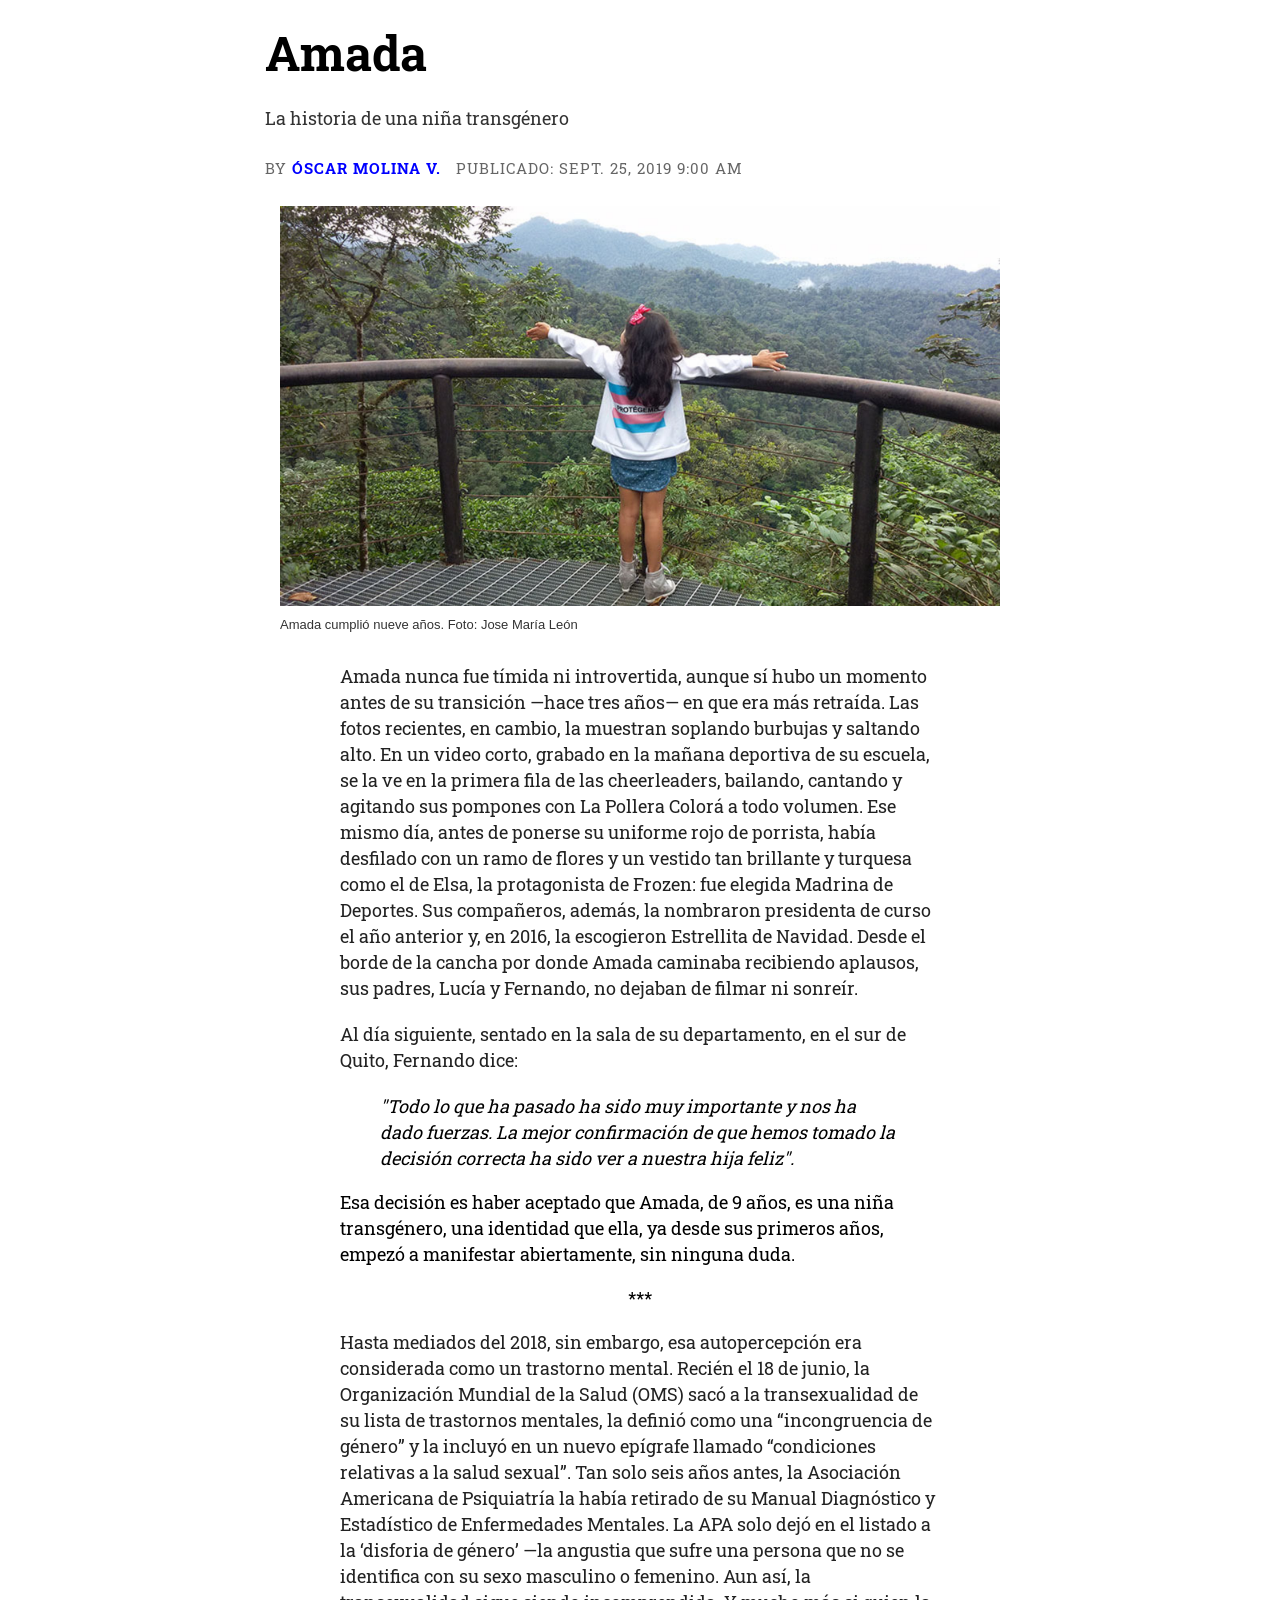
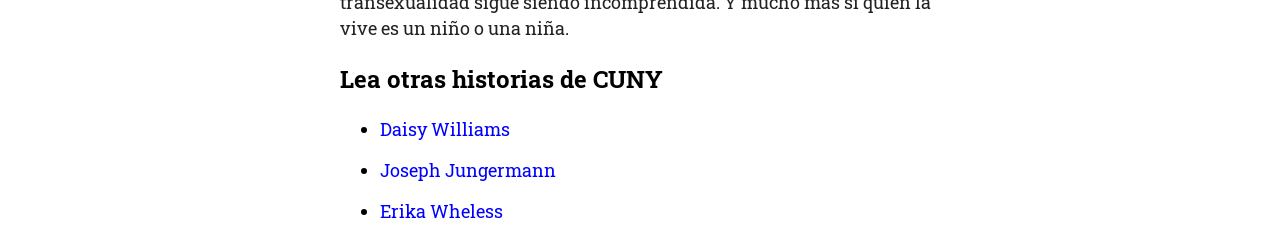
<file: index.html>
<!DOCTYPE html>
<html>

<head>
    <meta charset="UTF-8">
    <meta name="viewport" content="width=device-width,initial-scale=1">
    <title></title>
    <meta name="author" content="name">
    <meta name="description" content="description here">
    <meta name="keywords" content="keywords,here">
    <link rel="shortcut icon" href="favicon.ico" type="image/vnd.microsoft.icon">
    <link href="https://fonts.googleapis.com/css?family=Roboto+Condensed|Roboto+Slab&display=swap" rel="stylesheet">
    <link rel="stylesheet" href="styles.css" type="text/css">
</head>

<body>
    <main>
        <article>
            <div class="article-hed">
                <h1 class="hed">
                    Amada
                </h1><!-- add your headline here inside an h1 tag with a class -->
                <!-- add your dek here inside an h4 tag with a class -->
                <h3 class="dek">
                    La historia de una niña transgénero
                </h3>
                <!--add your byline here inside an h6 tag with a class and link to your twitter or website -->
                <h5 class="byline">
                    By <span class="name"><a href="https://twitter.com/oscar0925">Óscar Molina V.</a></span>
                    <!-- add a 
                publish date here inside a time tag -->
                    <time class="pub-date" datetime="2019-09-25 09:00">
                        Publicado: Sept. 25, 2019 9:00 AM
                    </time> </h5>
            </div>
            <!--           
            <div class="article-photo">
                <img class="photo" src="images/earlyvoting.jpg">
                <p class="photo-caption">Early voting at Prairie View A&M University in Prairie View. Photo by Rachel Zein for The Texas Tribune.</p>
            </div>
            -->
            <div class="article-photo">
                <img class="photo" src="images/Amada.jpg">
                <p class="photo-caption">Amada cumplió nueve años. Foto: Jose María León</p>
            </div>
            <div class="article-paragraphs">
                <p class="paragraph"> Amada nunca fue tímida ni introvertida, aunque sí hubo un momento antes de su transición —hace tres años— en que era más retraída. Las fotos recientes, en cambio, la muestran soplando burbujas y saltando alto. En un video corto, grabado en la mañana deportiva de su escuela, se la ve en la primera fila de las cheerleaders, bailando, cantando y agitando sus pompones con La Pollera Colorá a todo volumen. Ese mismo día, antes de ponerse su uniforme rojo de porrista, había desfilado con un ramo de flores y un vestido tan brillante y turquesa como el de Elsa, la protagonista de Frozen: fue elegida Madrina de Deportes. Sus compañeros, además, la nombraron presidenta de curso el año anterior y, en 2016, la escogieron Estrellita de Navidad. Desde el borde de la cancha por donde Amada caminaba recibiendo aplausos, sus padres, Lucía y Fernando, no dejaban de filmar ni sonreír. </p>
                <p class="paragraph"> Al día siguiente, sentado en la sala de su departamento, en el sur de Quito, Fernando dice:
                </p>
                <blockquote style="font-style: italic;"> "Todo lo que ha pasado ha sido muy importante y nos ha dado fuerzas. La mejor confirmación de que hemos tomado la decisión correcta ha sido ver a nuestra hija feliz".</blockquote>
                <p> Esa decisión es haber aceptado que Amada, de 9 años, es una niña transgénero, una identidad que ella, ya desde sus primeros años, empezó a manifestar abiertamente, sin ninguna duda.
                </p>
                <p style="text-align: center;"> ***</p>
                <p class="paragraph"> Hasta mediados del 2018, sin embargo, esa autopercepción era considerada como un trastorno mental. Recién el 18 de junio, la Organización Mundial de la Salud (OMS) sacó a la transexualidad de su lista de trastornos mentales, la definió como una “incongruencia de género” y la incluyó en un nuevo epígrafe llamado “condiciones relativas a la salud sexual”. Tan solo seis años antes, la Asociación Americana de Psiquiatría la había retirado de su Manual Diagnóstico y Estadístico de Enfermedades Mentales. La APA solo dejó en el listado a la ‘disforia de género’ —la angustia que sufre una persona que no se identifica con su sexo masculino o femenino. Aun así, la transexualidad sigue siendo incomprendida. Y mucho más si quien la vive es un niño o una niña.
                </p>
                <!-- add your article text here inside p tags -->
            </div>
            <div class="related-stories">
                <p class="read-more"><b>Lea otras historias de CUNY</b></p>
                <!-- put links to your classmates' stories here in ul and li tags -->
                <ul>
                    <li><a href="https://daisywilliams.github.io/my-first-article/">Daisy Williams</a></li>
                    <li><a href="https://josephjungermann.github.io/my-first-article/">Joseph Jungermann</a></li>
                    <li><a href="https://ewheless.github.io/my-first-article/">Erika Wheless</a></li>
                </ul>
            </div>
        </article>
    </main>
</body>

</html>
</file>
<file: styles.css>
body {
    font-family: 'Roboto Slab', serif;
    font-size: 18px;
    line-height: 26px;
}

.article-hed {
    max-width: 750px;
    margin: auto;
}


.hed {
    font-size: 48px;
    /*font-weight: 400;*/
}

.dek {
    font-family: 'Roboto Slab', serif;
    font-weight: 400;
    font-size: 18px;
    line-height: 24px;
    color: #333;
}

.byline {
    font-family: 'Roboto Slab', serif;
    text-transform: uppercase;
    font-weight: 400;
    letter-spacing: 1px;
    color: #666;
}

.byline .name {
    font-weight: 700;
    padding: 0 10px 0 0;
}

.pub-date {}

.article-photo {
    max-width: 720px;
    margin: auto;
}

.photo {
    width: 100%;
}

.photo-caption {
    margin: 0;
    font-family: 'Roboto', sans-serif;
    font-size: 13px;
    color: #333;
}

.article-paragraphs {
    max-width: 600px;
    margin: 25px auto 25px auto;
}

.paragraph {
    margin: 0px auto 20px auto;
    color: #222;
}

.related-stories {
    max-width: 600px;
    margin: 20px auto 20px auto;
}

.related-stories ul li {
    margin: 0 0 15px 0;
}

.read-more {
    font-size: 24px;
}

a {
    color: inherit;
    text-decoration: none;
    color: blue;
}

a:hover {
    text-decoration: underline;
}
</file>
